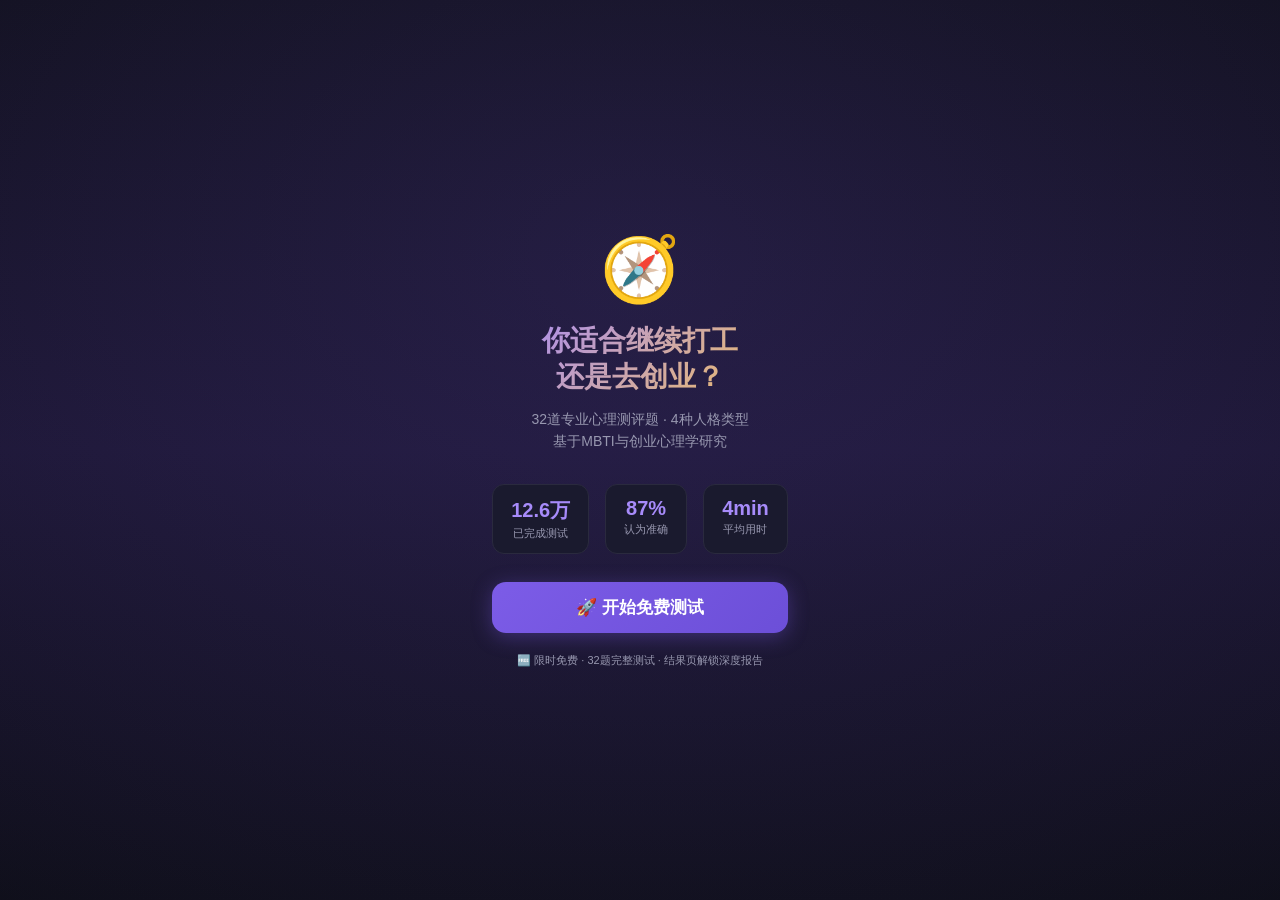
<file: index.html>
<!DOCTYPE html>
<html lang="zh-CN">
<head>
<meta charset="UTF-8">
<meta name="viewport" content="width=device-width, initial-scale=1.0, maximum-scale=1.0, user-scalable=no">
<title>你适合继续打工还是创业？</title>
<link rel="stylesheet" href="style.css">
</head>
<body>

<div id="screen-start" class="screen active">
  <div class="start-content">
    <div class="start-icon">🧭</div>
    <h1 class="start-title">你适合继续打工<br>还是去创业？</h1>
    <p class="start-subtitle">32道专业心理测评题 · 4种人格类型<br>基于MBTI与创业心理学研究</p>
    <div class="start-stats">
      <div class="stat-item"><div class="stat-num">12.6万</div><div class="stat-label">已完成测试</div></div>
      <div class="stat-item"><div class="stat-num">87%</div><div class="stat-label">认为准确</div></div>
      <div class="stat-item"><div class="stat-num">4min</div><div class="stat-label">平均用时</div></div>
    </div>
    <button class="btn btn-primary" onclick="startTest()">🚀 开始免费测试</button>
    <p class="start-footer">🆓 限时免费 · 32题完整测试 · 结果页解锁深度报告</p>
  </div>
</div>

<div id="screen-test" class="screen">
  <div class="test-header">
    <div class="progress-info">
      <span class="progress-count">第 <span id="curQ">1</span> / <span id="totalQ">32</span> 题</span>
      <span style="font-size:12px;color:var(--text2);" id="freeTag">🆓 免费体验</span>
    </div>
    <div class="progress-bar"><div class="progress-fill" id="progressFill" style="width:3%;"></div></div>
  </div>
  <div class="question-num" id="qNum">QUESTION 01</div>
  <div class="question-text" id="qText"></div>
  <div class="options" id="options"></div>
</div>

<div id="screen-result" class="screen">
  <div class="result-card" id="resultCard">
    <div class="result-emoji" id="resultEmoji"></div>
    <div class="result-type" id="resultTypeLabel"></div>
    <h2 class="result-title" id="resultTitle"></h2>
    <p class="result-subtitle" id="resultSubtitle"></p>
    <div class="score-section" id="scoreSection"></div>
    <div class="result-advice">
      <div class="advice-title">💡 给你的建议</div>
      <div class="advice-text" id="adviceText"></div>
    </div>
  </div>
  <div class="result-actions">
    <button class="btn-outline" onclick="restartTest()">🔄 再测一次</button>
    <button class="btn-share" onclick="shareResult()">📤 分享结果</button>
  </div>
  <div class="paywall-banner" id="paywallBanner">
    <div class="pw-title">🔓 限时解锁完整深度报告</div>
    <div class="pw-desc">含职业路径建议 · 适合你的副业TOP3 · 创业风险预警 · 30天行动清单</div>
    <button class="btn-buy" onclick="showPay()">💰 ¥1.99 限时解锁（仅限前500名）</button>
  </div>
  <div class="wechat-banner" id="wechatBanner">
    <div class="wc-icon">💬</div>
    <div class="wc-info">
      <div class="wc-title">🎁 免费领「完整报告 + 30天行动清单」</div>
      <div class="wc-desc">添加微信，回复"职业报告"即可领取</div>
    </div>
    <button class="btn-wc" onclick="copyWechat()">📋 复制微信号</button>
  </div>
</div>

<div id="screen-pay" class="screen">
  <div class="pay-card">
    <div class="pay-icon">🔮</div>
    <h2 class="pay-title">完整深度报告</h2>
    <p class="pay-desc">基于32道题的完整分析，帮你看清职业方向</p>
    <div class="pay-features">
      <div class="pay-feature"><span class="pf-icon">📊</span> 四维度深度解析</div>
      <div class="pay-feature"><span class="pf-icon">🗺️</span> 个性化职业路径建议</div>
      <div class="pay-feature"><span class="pf-icon">⚠️</span> 创业风险预警评估</div>
      <div class="pay-feature"><span class="pf-icon">✅</span> 30天行动清单</div>
      <div class="pay-feature"><span class="pf-icon">💬</span> 社群交流权限</div>
    </div>
    <div class="pay-price"><small>¥</small>1.99</div>
    <div class="pay-original">原价 ¥9.99 · 限时优惠</div>
    <button class="btn-pay" onclick="handlePay()">💰 立即解锁深度报告</button>
    <p class="pay-guarantee">🛡️ 不满意全额退款 · 已有12.6万人解锁</p>
  </div>
</div>

<script src="app.js"></script>
</body>
</html>
</file>
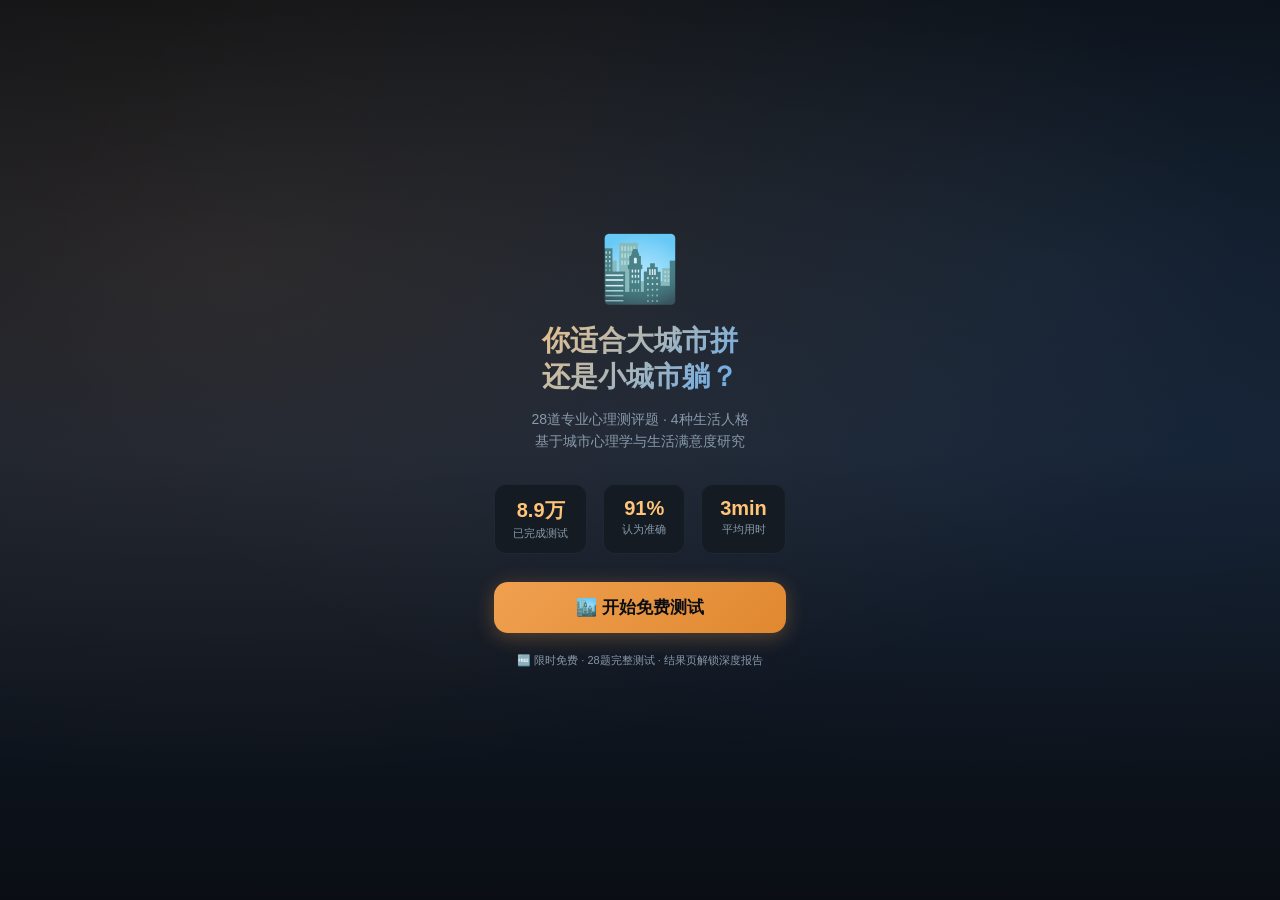
<file: city-choice/index.html>
<!DOCTYPE html>
<html lang="zh-CN">
<head>
<meta charset="UTF-8">
<meta name="viewport" content="width=device-width, initial-scale=1.0, maximum-scale=1.0, user-scalable=no">
<title>你适合大城市拼还是小城市躺？</title>
<style>
:root{--bg:#0a0e14;--card:#141b22;--accent:#f0a050;--accent2:#ffc478;--blue:#4da6ff;--green:#5cdb8b;--text:#e8e8f0;--text2:#8899aa;--pb:#1e2835;--border:#1e2835}
*{margin:0;padding:0;box-sizing:border-box}
body{font-family:-apple-system,BlinkMacSystemFont,"Segoe UI","PingFang SC","Microsoft YaHei",sans-serif;background:var(--bg);color:var(--text);min-height:100vh;overflow-x:hidden}
.screen{display:none;padding:24px 20px;min-height:100vh}
.screen.active{display:flex;flex-direction:column}
#screen-start{align-items:center;justify-content:center;text-align:center;background:linear-gradient(180deg,#0a0e14 0%,#141e2e 50%,#0a0e14 100%);position:relative;overflow:hidden}
#screen-start::before{content:'';position:absolute;top:-50%;left:-30%;width:160%;height:160%;background:radial-gradient(ellipse at 30% 50%,rgba(240,160,80,.12) 0%,transparent 50%),radial-gradient(ellipse at 70% 50%,rgba(77,166,255,.08) 0%,transparent 50%);animation:pulse 5s ease-in-out infinite}
@keyframes pulse{0%,100%{opacity:.5}50%{opacity:1}}
.start-content{position:relative;z-index:1;max-width:360px}
.start-icon{font-size:64px;margin-bottom:16px;animation:float 3s ease-in-out infinite}
@keyframes float{0%,100%{transform:translateY(0)}50%{transform:translateY(-8px)}}
.start-title{font-size:28px;font-weight:800;background:linear-gradient(135deg,var(--accent2),var(--blue));-webkit-background-clip:text;-webkit-text-fill-color:transparent;background-clip:text;margin-bottom:12px;line-height:1.3}
.start-subtitle{font-size:14px;color:var(--text2);margin-bottom:32px;line-height:1.6}
.start-stats{display:flex;gap:16px;justify-content:center;margin-bottom:28px}
.stat-item{background:var(--card);border-radius:12px;padding:12px 18px;border:1px solid var(--border)}
.stat-num{font-size:20px;font-weight:700;color:var(--accent2)}
.stat-label{font-size:11px;color:var(--text2);margin-top:2px}
.btn{display:inline-flex;align-items:center;justify-content:center;gap:8px;border:none;border-radius:14px;font-size:16px;font-weight:600;cursor:pointer;transition:all .2s;padding:14px 36px;font-family:inherit}
.btn:active{transform:scale(.97)}
.btn-primary{background:linear-gradient(135deg,var(--accent),#e08830);color:#0a0e14;box-shadow:0 4px 20px rgba(240,160,80,.3);width:100%;font-size:17px}
.start-footer{font-size:11px;color:var(--text2);margin-top:20px}
#screen-test{background:var(--bg)}
.test-header{position:sticky;top:0;background:var(--bg);padding:16px 0 12px;z-index:10}
.progress-info{display:flex;justify-content:space-between;align-items:center;margin-bottom:10px}
.progress-count{font-size:13px;color:var(--text2)}
.progress-count span{color:var(--accent2);font-weight:700;font-size:16px}
.progress-bar{height:4px;background:var(--pb);border-radius:2px;overflow:hidden}
.progress-fill{height:100%;background:linear-gradient(90deg,var(--accent),var(--blue));border-radius:2px;transition:width .4s ease}
.question-num{font-size:12px;color:var(--accent2);font-weight:600;margin-bottom:16px;letter-spacing:1px}
.question-text{font-size:20px;font-weight:700;line-height:1.5;margin-bottom:28px;color:#fff}
.options{display:flex;flex-direction:column;gap:12px}
.option-btn{display:flex;align-items:center;gap:12px;background:var(--card);border:2px solid var(--border);border-radius:14px;padding:16px;font-size:15px;color:var(--text);cursor:pointer;transition:all .2s;text-align:left;font-family:inherit}
.option-btn:active{transform:scale(.98)}
.option-letter{width:32px;height:32px;border-radius:10px;background:var(--pb);display:flex;align-items:center;justify-content:center;font-weight:700;font-size:14px;flex-shrink:0;color:var(--text2)}
.option-text{flex:1;line-height:1.4}
.encourage-overlay{position:fixed;top:0;left:0;right:0;bottom:0;background:rgba(0,0,0,.7);z-index:100;display:flex;align-items:center;justify-content:center;animation:fadeIn .3s ease}
.encourage-overlay.fadeout{animation:fadeOut .3s ease forwards}
@keyframes fadeIn{from{opacity:0}to{opacity:1}}
@keyframes fadeOut{from{opacity:1}to{opacity:0}}
.encourage-card{background:var(--card);border-radius:20px;padding:32px 24px 24px;max-width:320px;width:90%;text-align:center;border:1px solid var(--border);animation:popIn .4s cubic-bezier(.175,.885,.32,1.275)}
@keyframes popIn{from{transform:scale(.8);opacity:0}to{transform:scale(1);opacity:1}}
.encourage-emoji{font-size:56px;margin-bottom:12px;animation:bounce .6s ease infinite alternate}
@keyframes bounce{from{transform:translateY(0)}to{transform:translateY(-8px)}}
.encourage-msg{font-size:16px;font-weight:700;color:#fff;margin-bottom:8px;line-height:1.5}
.encourage-sub{font-size:13px;color:var(--text2);margin-bottom:20px;line-height:1.6}
.encourage-btn{background:linear-gradient(135deg,var(--accent),#e08830);color:#0a0e14;border:none;border-radius:12px;padding:12px 32px;font-size:15px;font-weight:700;cursor:pointer;font-family:inherit}
.encourage-btn:active{transform:scale(.97)}
#screen-result{align-items:center;padding-top:40px;background:linear-gradient(180deg,#0a0e14 0%,#141e2e 40%,#0a0e14 100%)}
.result-card{width:100%;max-width:380px;background:var(--card);border-radius:20px;padding:32px 24px 24px;border:1px solid var(--border);text-align:center;position:relative;overflow:hidden}
.result-card::before{content:'';position:absolute;top:0;left:0;right:0;height:4px}
.type-bigcity::before{background:linear-gradient(90deg,#4da6ff,#f0a050)}
.type-smallcity::before{background:linear-gradient(90deg,#5cdb8b,#4da6ff)}
.type-balance::before{background:linear-gradient(90deg,#f0a050,#5cdb8b)}
.type-explorer2::before{background:linear-gradient(90deg,#ff6b6b,#f0a050)}
.result-emoji{font-size:72px;margin-bottom:12px}
.result-type{display:inline-block;padding:4px 16px;border-radius:20px;font-size:12px;font-weight:600;margin-bottom:12px}
.type-bigcity .result-type{background:rgba(77,166,255,.15);color:#4da6ff}
.type-smallcity .result-type{background:rgba(92,219,139,.15);color:#5cdb8b}
.type-balance .result-type{background:rgba(240,160,80,.15);color:#f0a050}
.type-explorer2 .result-type{background:rgba(255,107,107,.15);color:#ff6b6b}
.result-title{font-size:24px;font-weight:800;margin-bottom:8px;color:#fff}
.result-subtitle{font-size:14px;color:var(--text2);margin-bottom:24px;line-height:1.5}
.score-section{display:grid;grid-template-columns:1fr 1fr;gap:10px;margin-bottom:24px;text-align:left}
.score-item{background:var(--bg);border-radius:12px;padding:12px}
.score-label{font-size:11px;color:var(--text2);margin-bottom:4px}
.score-bar-wrap{height:6px;background:var(--pb);border-radius:3px;overflow:hidden;margin-bottom:4px}
.score-bar-fill{height:100%;border-radius:3px;transition:width 1s ease}
.score-bar-fill.ambition{background:linear-gradient(90deg,#4da6ff,#f0a050)}
.score-bar-fill.comfort{background:linear-gradient(90deg,#5cdb8b,#4da6ff)}
.score-bar-fill.adapt{background:linear-gradient(90deg,#f0a050,#ff6b6b)}
.score-bar-fill.connect{background:linear-gradient(90deg,#ffc478,#5cdb8b)}
.score-val{font-size:12px;font-weight:700;color:var(--text)}
.result-advice{background:var(--bg);border-radius:14px;padding:18px;text-align:left;margin-bottom:20px}
.advice-title{font-size:13px;font-weight:700;color:var(--accent2);margin-bottom:8px}
.advice-text{font-size:13px;color:var(--text2);line-height:1.7}
.result-actions{display:flex;gap:10px;width:100%;max-width:380px;margin-top:16px}
.btn-outline{flex:1;background:transparent;border:2px solid var(--border);color:var(--text);padding:12px;border-radius:14px;font-size:14px;font-weight:600;cursor:pointer;font-family:inherit}
.btn-outline:active{background:var(--card)}
.btn-share{flex:1;background:linear-gradient(135deg,var(--accent),#e08830);color:#0a0e14;padding:12px;border-radius:14px;font-size:14px;font-weight:600;border:none;cursor:pointer;font-family:inherit}
.paywall-banner{width:100%;max-width:380px;margin-top:20px;background:linear-gradient(135deg,rgba(240,160,80,.08),rgba(77,166,255,.08));border:1px solid rgba(240,160,80,.2);border-radius:14px;padding:16px;text-align:center}
.pw-title{font-size:15px;font-weight:700;color:var(--accent2);margin-bottom:6px}
.pw-desc{font-size:12px;color:var(--text2);margin-bottom:12px}
.btn-buy{display:inline-flex;align-items:center;gap:6px;background:linear-gradient(135deg,var(--accent),#e08830);color:#0a0e14;border:none;border-radius:12px;padding:10px 24px;font-size:14px;font-weight:700;cursor:pointer;font-family:inherit}
.wechat-banner{width:100%;max-width:380px;margin-top:14px;background:linear-gradient(135deg,rgba(92,219,139,.06),rgba(77,166,255,.06));border:1px solid rgba(92,219,139,.18);border-radius:14px;padding:14px 16px;display:flex;align-items:center;gap:12px}
.wc-icon{font-size:28px;flex-shrink:0}
.wc-info{flex:1;min-width:0}
.wc-title{font-size:13px;font-weight:700;color:#5cdb8b;margin-bottom:3px}
.wc-desc{font-size:11px;color:var(--text2)}
.btn-wc{flex-shrink:0;background:rgba(92,219,139,.12);color:#5cdb8b;border:1px solid rgba(92,219,139,.25);border-radius:10px;padding:8px 14px;font-size:12px;font-weight:600;cursor:pointer;font-family:inherit;white-space:nowrap}
#screen-pay{align-items:center;justify-content:center;text-align:center;background:linear-gradient(180deg,#0a0e14 0%,#141e2e 50%,#0a0e14 100%)}
.pay-card{width:100%;max-width:340px;background:var(--card);border-radius:20px;padding:36px 24px 28px;border:1px solid var(--border)}
.pay-icon{font-size:56px;margin-bottom:16px}
.pay-title{font-size:22px;font-weight:800;color:#fff;margin-bottom:8px}
.pay-desc{font-size:13px;color:var(--text2);margin-bottom:24px;line-height:1.6}
.pay-features{text-align:left;margin-bottom:24px}
.pay-feature{display:flex;align-items:center;gap:10px;padding:10px 0;font-size:14px;color:var(--text);border-bottom:1px solid var(--border)}
.pay-feature:last-child{border-bottom:none}
.pf-icon{font-size:18px}
.pay-price{font-size:36px;font-weight:800;color:var(--accent2);margin-bottom:4px}
.pay-price small{font-size:16px;font-weight:500}
.pay-original{font-size:13px;color:var(--text2);text-decoration:line-through;margin-bottom:20px}
.btn-pay{width:100%;background:linear-gradient(135deg,var(--accent),#e08830);color:#0a0e14;border:none;border-radius:14px;padding:14px;font-size:16px;font-weight:700;cursor:pointer;font-family:inherit;margin-bottom:8px}
.pay-guarantee{font-size:11px;color:var(--text2)}
.hidden{display:none!important}
.toast{position:fixed;top:50%;left:50%;transform:translate(-50%,-50%);background:rgba(0,0,0,.85);color:#fff;padding:12px 24px;border-radius:10px;font-size:14px;z-index:999;animation:toastIn .3s ease;pointer-events:none}
@keyframes toastIn{from{opacity:0;transform:translate(-50%,-50%) scale(.9)}to{opacity:1;transform:translate(-50%,-50%) scale(1)}}
</style>
</head>
<body>
<div id="screen-start" class="screen active">
  <div class="start-content">
    <div class="start-icon">🏙️</div>
    <h1 class="start-title">你适合大城市拼<br>还是小城市躺？</h1>
    <p class="start-subtitle">28道专业心理测评题 · 4种生活人格<br>基于城市心理学与生活满意度研究</p>
    <div class="start-stats">
      <div class="stat-item"><div class="stat-num">8.9万</div><div class="stat-label">已完成测试</div></div>
      <div class="stat-item"><div class="stat-num">91%</div><div class="stat-label">认为准确</div></div>
      <div class="stat-item"><div class="stat-num">3min</div><div class="stat-label">平均用时</div></div>
    </div>
    <button class="btn btn-primary" onclick="startTest()">🏙️ 开始免费测试</button>
    <p class="start-footer">🆓 限时免费 · 28题完整测试 · 结果页解锁深度报告</p>
  </div>
</div>
<div id="screen-test" class="screen">
  <div class="test-header">
    <div class="progress-info">
      <span class="progress-count">第 <span id="curQ">1</span> / <span id="totalQ">28</span> 题</span>
      <span style="font-size:12px;color:#5cdb8b;" id="freeTag">🆓 限时免费</span>
    </div>
    <div class="progress-bar"><div class="progress-fill" id="progressFill" style="width:3%;"></div></div>
  </div>
  <div class="question-num" id="qNum">QUESTION 01</div>
  <div class="question-text" id="qText"></div>
  <div class="options" id="options"></div>
</div>
<div id="screen-result" class="screen">
  <div class="result-card" id="resultCard">
    <div class="result-emoji" id="resultEmoji"></div>
    <div class="result-type" id="resultTypeLabel"></div>
    <h2 class="result-title" id="resultTitle"></h2>
    <p class="result-subtitle" id="resultSubtitle"></p>
    <div class="score-section" id="scoreSection"></div>
    <div class="result-advice">
      <div class="advice-title">💡 给你的建议</div>
      <div class="advice-text" id="adviceText"></div>
    </div>
  </div>
  <div class="result-actions">
    <button class="btn-outline" onclick="restartTest()">🔄 再测一次</button>
    <button class="btn-share" onclick="shareResult()">📤 分享结果</button>
  </div>
  <div class="paywall-banner" id="paywallBanner">
    <div class="pw-title">🔓 限时解锁完整深度报告</div>
    <div class="pw-desc">含城市选择建议 · 适合你的城市TOP3 · 生活成本分析 · 30天迁徙清单</div>
    <button class="btn-buy" onclick="showPay()">💰 ¥1.99 限时解锁（仅限前500名）</button>
  </div>
  <div class="wechat-banner" id="wechatBanner">
    <div class="wc-icon">💬</div>
    <div class="wc-info">
      <div class="wc-title">🎁 免费领「完整报告 + 城市选择指南」</div>
      <div class="wc-desc">添加微信，回复"城市报告"即可领取</div>
    </div>
    <button class="btn-wc" onclick="copyWechat()">📋 复制微信号</button>
  </div>
</div>
<div id="screen-pay" class="screen">
  <div class="pay-card">
    <div class="pay-icon">🗺️</div>
    <h2 class="pay-title">完整深度报告</h2>
    <p class="pay-desc">基于28道题的完整分析，帮你找到最适合的城市</p>
    <div class="pay-features">
      <div class="pay-feature"><span class="pf-icon">🏙️</span> 适合你的城市类型分析</div>
      <div class="pay-feature"><span class="pf-icon">📍</span> 推荐城市TOP3 + 详细解读</div>
      <div class="pay-feature"><span class="pf-icon">💰</span> 生活成本与收入对比</div>
      <div class="pay-feature"><span class="pf-icon">📋</span> 30天城市迁徙行动清单</div>
      <div class="pay-feature"><span class="pf-icon">💬</span> 同类型人群社群</div>
    </div>
    <div class="pay-price"><small>¥</small>1.99</div>
    <div class="pay-original">原价 ¥9.99 · 限时优惠</div>
    <button class="btn-pay" onclick="handlePay()">💰 立即解锁深度报告</button>
    <p class="pay-guarantee">🛡️ 不满意全额退款 · 已有8.9万人解锁</p>
  </div>
</div>
<script src="app.js"></script>
</body>
</html>
</file>
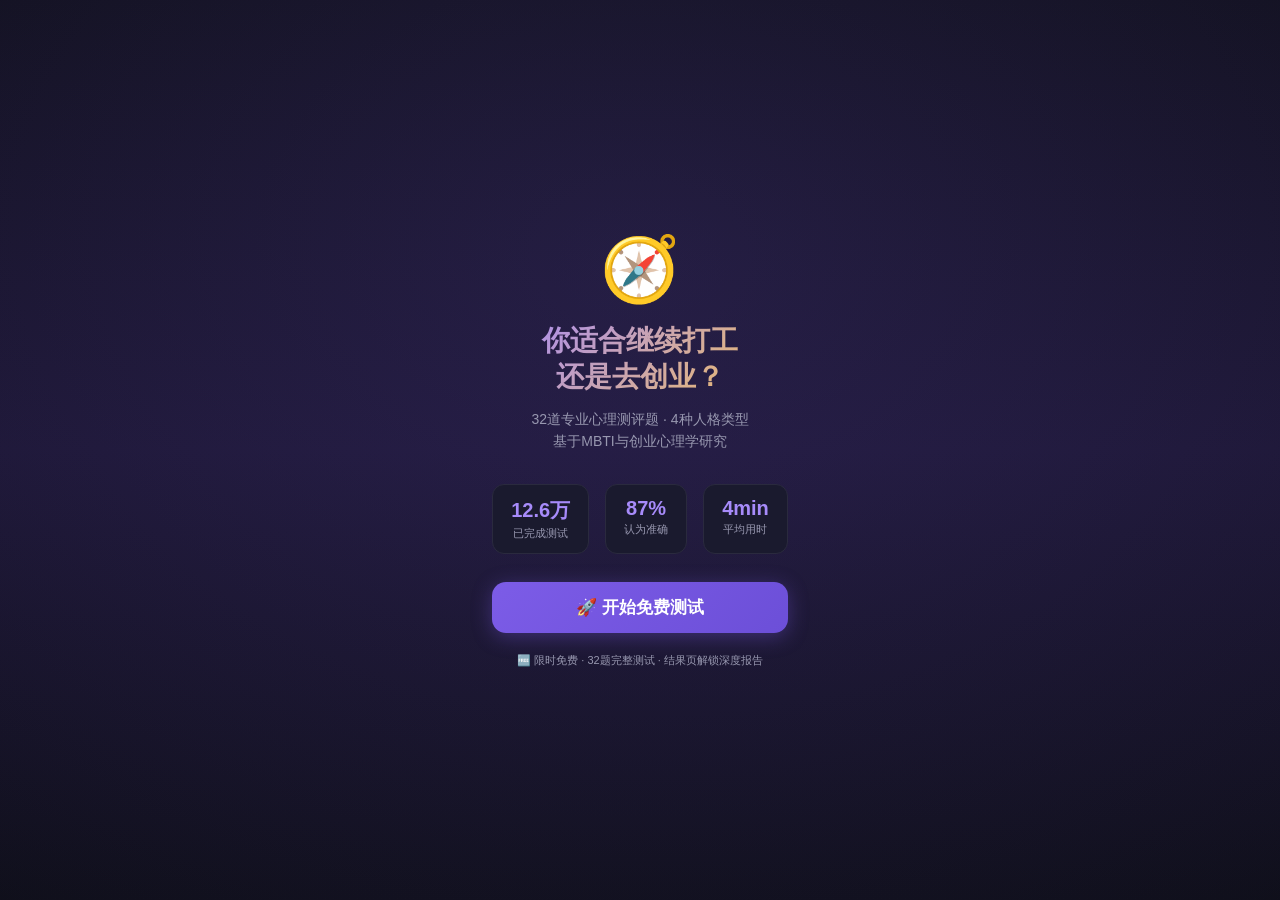
<file: standalone.html>
<!DOCTYPE html>
<html lang="zh-CN">
<head>
<meta charset="UTF-8">
<meta name="viewport" content="width=device-width, initial-scale=1.0, maximum-scale=1.0, user-scalable=no">
<title>你适合继续打工还是创业？</title>
<style>
:root{--bg:#0f0f1a;--card:#1a1a2e;--accent:#7c5ce7;--accent2:#a78bfa;--gold:#f0c060;--text:#e8e8f0;--text2:#9898b0;--pb:#2a2a3e;--border:#2a2a3e}
*{margin:0;padding:0;box-sizing:border-box}
body{font-family:-apple-system,BlinkMacSystemFont,"Segoe UI","PingFang SC","Microsoft YaHei",sans-serif;background:var(--bg);color:var(--text);min-height:100vh;overflow-x:hidden}
.screen{display:none;padding:24px 20px;min-height:100vh}
.screen.active{display:flex;flex-direction:column}
#screen-start{align-items:center;justify-content:center;text-align:center;background:linear-gradient(180deg,#0f0f1a 0%,#1a1530 50%,#0f0f1a 100%);position:relative;overflow:hidden}
#screen-start::before{content:'';position:absolute;top:-60%;left:-40%;width:180%;height:180%;background:radial-gradient(ellipse at center,rgba(124,92,231,0.15) 0%,transparent 70%);animation:pulse 4s ease-in-out infinite}
@keyframes pulse{0%,100%{transform:scale(1);opacity:.5}50%{transform:scale(1.08);opacity:.8}}
.start-content{position:relative;z-index:1;max-width:360px}
.start-icon{font-size:64px;margin-bottom:16px;animation:float 3s ease-in-out infinite}
@keyframes float{0%,100%{transform:translateY(0)}50%{transform:translateY(-8px)}}
.start-title{font-size:28px;font-weight:800;background:linear-gradient(135deg,var(--accent2),var(--gold));-webkit-background-clip:text;-webkit-text-fill-color:transparent;background-clip:text;margin-bottom:12px;line-height:1.3}
.start-subtitle{font-size:14px;color:var(--text2);margin-bottom:32px;line-height:1.6}
.start-stats{display:flex;gap:16px;justify-content:center;margin-bottom:28px}
.stat-item{background:var(--card);border-radius:12px;padding:12px 18px;border:1px solid var(--border)}
.stat-num{font-size:20px;font-weight:700;color:var(--accent2)}
.stat-label{font-size:11px;color:var(--text2);margin-top:2px}
.btn{display:inline-flex;align-items:center;justify-content:center;gap:8px;border:none;border-radius:14px;font-size:16px;font-weight:600;cursor:pointer;transition:all .2s;padding:14px 36px;font-family:inherit}
.btn:active{transform:scale(.97)}
.btn-primary{background:linear-gradient(135deg,var(--accent),#6c4fd8);color:#fff;box-shadow:0 4px 20px rgba(124,92,231,.35);width:100%;font-size:17px}
.start-footer{font-size:11px;color:var(--text2);margin-top:20px}
#screen-test{background:var(--bg)}
.test-header{position:sticky;top:0;background:var(--bg);padding:16px 0 12px;z-index:10}
.progress-info{display:flex;justify-content:space-between;align-items:center;margin-bottom:10px}
.progress-count{font-size:13px;color:var(--text2)}
.progress-count span{color:var(--accent2);font-weight:700;font-size:16px}
.progress-bar{height:4px;background:var(--pb);border-radius:2px;overflow:hidden}
.progress-fill{height:100%;background:linear-gradient(90deg,var(--accent),var(--accent2));border-radius:2px;transition:width .4s ease}
.question-num{font-size:12px;color:var(--accent2);font-weight:600;margin-bottom:16px;letter-spacing:1px}
.question-text{font-size:20px;font-weight:700;line-height:1.5;margin-bottom:28px;color:#fff}
.options{display:flex;flex-direction:column;gap:12px}
.option-btn{display:flex;align-items:center;gap:12px;background:var(--card);border:2px solid var(--border);border-radius:14px;padding:16px;font-size:15px;color:var(--text);cursor:pointer;transition:all .2s;text-align:left;font-family:inherit}
.option-btn:active{transform:scale(.98)}
.option-letter{width:32px;height:32px;border-radius:10px;background:var(--pb);display:flex;align-items:center;justify-content:center;font-weight:700;font-size:14px;flex-shrink:0;color:var(--text2)}
.option-text{flex:1;line-height:1.4}
#screen-result{align-items:center;padding-top:40px;background:linear-gradient(180deg,#0f0f1a 0%,#1a1530 40%,#0f0f1a 100%)}
.result-card{width:100%;max-width:380px;background:var(--card);border-radius:20px;padding:32px 24px 24px;border:1px solid var(--border);text-align:center;position:relative;overflow:hidden}
.result-card::before{content:'';position:absolute;top:0;left:0;right:0;height:4px}
.type-entrepreneur::before{background:linear-gradient(90deg,#f0c060,#e74c3c)}
.type-corporate::before{background:linear-gradient(90deg,#3498db,#7c5ce7)}
.type-freelancer::before{background:linear-gradient(90deg,#2ecc71,#27ae60)}
.type-explorer::before{background:linear-gradient(90deg,#f39c12,#e67e22)}
.result-emoji{font-size:72px;margin-bottom:12px}
.result-type{display:inline-block;padding:4px 16px;border-radius:20px;font-size:12px;font-weight:600;margin-bottom:12px}
.type-entrepreneur .result-type{background:rgba(240,192,96,.15);color:var(--gold)}
.type-corporate .result-type{background:rgba(52,152,219,.15);color:#3498db}
.type-freelancer .result-type{background:rgba(46,204,113,.15);color:#2ecc71}
.type-explorer .result-type{background:rgba(243,156,18,.15);color:#f39c12}
.result-title{font-size:24px;font-weight:800;margin-bottom:8px;color:#fff}
.result-subtitle{font-size:14px;color:var(--text2);margin-bottom:24px;line-height:1.5}
.score-section{display:grid;grid-template-columns:1fr 1fr;gap:10px;margin-bottom:24px;text-align:left}
.score-item{background:var(--bg);border-radius:12px;padding:12px}
.score-label{font-size:11px;color:var(--text2);margin-bottom:4px}
.score-bar-wrap{height:6px;background:var(--pb);border-radius:3px;overflow:hidden;margin-bottom:4px}
.score-bar-fill{height:100%;border-radius:3px;transition:width 1s ease}
.score-bar-fill.risk{background:linear-gradient(90deg,#e74c3c,#f0c060)}
.score-bar-fill.create{background:linear-gradient(90deg,#7c5ce7,#a78bfa)}
.score-bar-fill.lead{background:linear-gradient(90deg,#3498db,#2ecc71)}
.score-bar-fill.free{background:linear-gradient(90deg,#f39c12,#e67e22)}
.score-val{font-size:12px;font-weight:700;color:var(--text)}
.result-advice{background:var(--bg);border-radius:14px;padding:18px;text-align:left;margin-bottom:20px}
.advice-title{font-size:13px;font-weight:700;color:var(--accent2);margin-bottom:8px}
.advice-text{font-size:13px;color:var(--text2);line-height:1.7}
.result-actions{display:flex;gap:10px;width:100%;max-width:380px;margin-top:16px}
.btn-outline{flex:1;background:transparent;border:2px solid var(--border);color:var(--text);padding:12px;border-radius:14px;font-size:14px;font-weight:600;cursor:pointer;font-family:inherit}
.btn-outline:active{background:var(--card)}
.btn-share{flex:1;background:linear-gradient(135deg,var(--accent),#6c4fd8);color:#fff;padding:12px;border-radius:14px;font-size:14px;font-weight:600;border:none;cursor:pointer;font-family:inherit}
.btn-share:active{transform:scale(.97)}
.paywall-banner{width:100%;max-width:380px;margin-top:20px;background:linear-gradient(135deg,rgba(124,92,231,.1),rgba(240,192,96,.1));border:1px solid rgba(124,92,231,.25);border-radius:14px;padding:16px;text-align:center}
.pw-title{font-size:15px;font-weight:700;color:var(--gold);margin-bottom:6px}
.pw-desc{font-size:12px;color:var(--text2);margin-bottom:12px}
.btn-buy{display:inline-flex;align-items:center;gap:6px;background:linear-gradient(135deg,var(--gold),#d4a030);color:#1a1a2e;border:none;border-radius:12px;padding:10px 24px;font-size:14px;font-weight:700;cursor:pointer;font-family:inherit}
.btn-buy:active{transform:scale(.97)}
#screen-pay{align-items:center;justify-content:center;text-align:center;background:linear-gradient(180deg,#0f0f1a 0%,#1a1530 50%,#0f0f1a 100%)}
.pay-card{width:100%;max-width:340px;background:var(--card);border-radius:20px;padding:36px 24px 28px;border:1px solid var(--border)}
.pay-icon{font-size:56px;margin-bottom:16px}
.pay-title{font-size:22px;font-weight:800;color:#fff;margin-bottom:8px}
.pay-desc{font-size:13px;color:var(--text2);margin-bottom:24px;line-height:1.6}
.pay-features{text-align:left;margin-bottom:24px}
.pay-feature{display:flex;align-items:center;gap:10px;padding:10px 0;font-size:14px;color:var(--text);border-bottom:1px solid var(--border)}
.pay-feature:last-child{border-bottom:none}
.pf-icon{font-size:18px}
.pay-price{font-size:36px;font-weight:800;color:var(--gold);margin-bottom:4px}
.pay-price small{font-size:16px;font-weight:500}
.pay-original{font-size:13px;color:var(--text2);text-decoration:line-through;margin-bottom:20px}
.btn-pay{width:100%;background:linear-gradient(135deg,var(--gold),#d4a030);color:#1a1a2e;border:none;border-radius:14px;padding:14px;font-size:16px;font-weight:700;cursor:pointer;font-family:inherit;margin-bottom:8px}
.btn-pay:active{transform:scale(.97)}
.pay-guarantee{font-size:11px;color:var(--text2)}
.hidden{display:none!important}
.wechat-banner{width:100%;max-width:380px;margin-top:14px;background:linear-gradient(135deg,rgba(46,204,113,.08),rgba(39,174,96,.08));border:1px solid rgba(46,204,113,.2);border-radius:14px;padding:14px 16px;display:flex;align-items:center;gap:12px}
.wc-icon{font-size:28px;flex-shrink:0}
.wc-info{flex:1;min-width:0}
.wc-title{font-size:13px;font-weight:700;color:#2ecc71;margin-bottom:3px}
.wc-desc{font-size:11px;color:var(--text2)}
.btn-wc{flex-shrink:0;background:rgba(46,204,113,.15);color:#2ecc71;border:1px solid rgba(46,204,113,.3);border-radius:10px;padding:8px 14px;font-size:12px;font-weight:600;cursor:pointer;font-family:inherit;white-space:nowrap}
.btn-wc:active{background:rgba(46,204,113,.25)}
.toast{position:fixed;top:50%;left:50%;transform:translate(-50%,-50%);background:rgba(0,0,0,.85);color:#fff;padding:12px 24px;border-radius:10px;font-size:14px;z-index:999;animation:toastIn .3s ease;pointer-events:none}
@keyframes toastIn{from{opacity:0;transform:translate(-50%,-50%) scale(.9)}to{opacity:1;transform:translate(-50%,-50%) scale(1)}}

</style>
</head>
<body>

<div id="screen-start" class="screen active">
  <div class="start-content">
    <div class="start-icon">🧭</div>
    <h1 class="start-title">你适合继续打工<br>还是去创业？</h1>
    <p class="start-subtitle">32道专业心理测评题 · 4种人格类型<br>基于MBTI与创业心理学研究</p>
    <div class="start-stats">
      <div class="stat-item"><div class="stat-num">12.6万</div><div class="stat-label">已完成测试</div></div>
      <div class="stat-item"><div class="stat-num">87%</div><div class="stat-label">认为准确</div></div>
      <div class="stat-item"><div class="stat-num">4min</div><div class="stat-label">平均用时</div></div>
    </div>
    <button class="btn btn-primary" onclick="startTest()">🚀 开始免费测试</button>
    <p class="start-footer">🆓 限时免费 · 32题完整测试 · 结果页解锁深度报告</p>
  </div>
</div>

<div id="screen-test" class="screen">
  <div class="test-header">
    <div class="progress-info">
      <span class="progress-count">第 <span id="curQ">1</span> / <span id="totalQ">32</span> 题</span>
      <span style="font-size:12px;color:var(--text2);" id="freeTag">🆓 免费体验</span>
    </div>
    <div class="progress-bar"><div class="progress-fill" id="progressFill" style="width:3%;"></div></div>
  </div>
  <div class="question-num" id="qNum">QUESTION 01</div>
  <div class="question-text" id="qText"></div>
  <div class="options" id="options"></div>
</div>

<div id="screen-result" class="screen">
  <div class="result-card" id="resultCard">
    <div class="result-emoji" id="resultEmoji"></div>
    <div class="result-type" id="resultTypeLabel"></div>
    <h2 class="result-title" id="resultTitle"></h2>
    <p class="result-subtitle" id="resultSubtitle"></p>
    <div class="score-section" id="scoreSection"></div>
    <div class="result-advice">
      <div class="advice-title">💡 给你的建议</div>
      <div class="advice-text" id="adviceText"></div>
    </div>
  </div>
  <div class="result-actions">
    <button class="btn-outline" onclick="restartTest()">🔄 再测一次</button>
    <button class="btn-share" onclick="shareResult()">📤 分享结果</button>
  </div>
  <div class="paywall-banner" id="paywallBanner">
    <div class="pw-title">🔓 限时解锁完整深度报告</div>
    <div class="pw-desc">含职业路径建议 · 适合你的副业TOP3 · 创业风险预警 · 30天行动清单</div>
    <button class="btn-buy" onclick="showPay()">💰 ¥1.99 限时解锁（仅限前500名）</button>
  </div>
  <div class="wechat-banner" id="wechatBanner">
    <div class="wc-icon">💬</div>
    <div class="wc-info">
      <div class="wc-title">🎁 免费领「完整报告 + 30天行动清单」</div>
      <div class="wc-desc">添加微信，回复"职业报告"即可领取</div>
    </div>
    <button class="btn-wc" onclick="copyWechat()">📋 复制微信号</button>
  </div>
</div>

<div id="screen-pay" class="screen">
  <div class="pay-card">
    <div class="pay-icon">🔮</div>
    <h2 class="pay-title">完整深度报告</h2>
    <p class="pay-desc">基于32道题的完整分析，帮你看清职业方向</p>
    <div class="pay-features">
      <div class="pay-feature"><span class="pf-icon">📊</span> 四维度深度解析</div>
      <div class="pay-feature"><span class="pf-icon">🗺️</span> 个性化职业路径建议</div>
      <div class="pay-feature"><span class="pf-icon">⚠️</span> 创业风险预警评估</div>
      <div class="pay-feature"><span class="pf-icon">✅</span> 30天行动清单</div>
      <div class="pay-feature"><span class="pf-icon">💬</span> 社群交流权限</div>
    </div>
    <div class="pay-price"><small>¥</small>1.99</div>
    <div class="pay-original">原价 ¥9.99 · 限时优惠</div>
    <button class="btn-pay" onclick="handlePay()">💰 立即解锁深度报告</button>
    <p class="pay-guarantee">🛡️ 不满意全额退款 · 已有12.6万人解锁</p>
  </div>
</div>

<script>
// 心理测试 - 你适合继续打工还是创业？
// 32题 · 4维度 · 4种结果类型

// ========== 题库 ==========
var Q = [
  // 冒险倾向 (8题, Q1-Q8)
  { t:"面对一个高风险但可能高回报的机会，你的第一反应是？", o:[
    { l:"A", x:"兴奋，仔细评估后可能行动", tr:"risk", s:4 },
    { l:"B", x:"谨慎，更倾向稳健的选择", tr:"risk", s:1 }
  ]},
  { t:"你是否愿意为了创业放弃稳定的工资收入？", o:[
    { l:"A", x:"如果有足够积蓄和明确计划，愿意", tr:"risk", s:4 },
    { l:"B", x:"很难接受没有固定收入的生活", tr:"risk", s:1 }
  ]},
  { t:"朋友形容你时，更接近哪个词？", o:[
    { l:"A", x:"冒险家", tr:"risk", s:4 },
    { l:"B", x:"规划师", tr:"risk", s:1 }
  ]},
  { t:"投资时你更偏好？", o:[
    { l:"A", x:"高成长性但波动大的标的", tr:"risk", s:4 },
    { l:"B", x:"稳定分红、低波动的标的", tr:"risk", s:1 }
  ]},
  { t:"面对未知领域，你的态度是？", o:[
    { l:"A", x:"跃跃欲试，边做边学", tr:"risk", s:4 },
    { l:"B", x:"先充分调研再做决定", tr:"risk", s:1 }
  ]},
  { t:'你如何看待"失败"？', o:[
    { l:"A", x:"失败是必经之路，快速试错", tr:"risk", s:4 },
    { l:"B", x:"尽量规避失败，追求稳妥", tr:"risk", s:1 }
  ]},
  { t:"如果有一个创业想法，你会？", o:[
    { l:"A", x:"马上做最小原型验证", tr:"risk", s:4 },
    { l:"B", x:"先写完整商业计划书", tr:"risk", s:1 }
  ]},
  { t:'你对"稳定"这个词的感受是？', o:[
    { l:"A", x:"有点无聊，意味着停滞", tr:"risk", s:4 },
    { l:"B", x:"让人安心，是生活的基础", tr:"risk", s:1 }
  ]},
  // 创造力 (8题, Q9-Q16)
  { t:"遇到问题时，你更倾向于？", o:[
    { l:"A", x:"自己想新办法解决", tr:"create", s:4 },
    { l:"B", x:"参考已有的成熟方案", tr:"create", s:1 }
  ]},
  { t:"在工作中，你更喜欢？", o:[
    { l:"A", x:"从0到1搭建新项目", tr:"create", s:4 },
    { l:"B", x:"在成熟体系里优化迭代", tr:"create", s:1 }
  ]},
  { t:"你的桌面/房间通常是？", o:[
    { l:"A", x:"有创意但有点乱", tr:"create", s:4 },
    { l:"B", x:"整洁有序", tr:"create", s:1 }
  ]},
  { t:"开会时你更常扮演什么角色？", o:[
    { l:"A", x:"提新点子的人", tr:"create", s:4 },
    { l:"B", x:"梳理逻辑、做总结的人", tr:"create", s:1 }
  ]},
  { t:"你如何看待规则和流程？", o:[
    { l:"A", x:"必要的框架，但可以打破", tr:"create", s:4 },
    { l:"B", x:"保证效率的基础，应当遵守", tr:"create", s:1 }
  ]},
  { t:"空闲时你更可能做什么？", o:[
    { l:"A", x:"捣鼓新想法或副业项目", tr:"create", s:4 },
    { l:"B", x:"看书学习或陪伴家人", tr:"create", s:1 }
  ]},
  { t:"你更欣赏哪种人？", o:[
    { l:"A", x:"天马行空但能落地的创新者", tr:"create", s:4 },
    { l:"B", x:"踏实可靠、执行力强的专家", tr:"create", s:1 }
  ]},
  { t:"做决策时，你更依赖？", o:[
    { l:"A", x:"直觉和灵感", tr:"create", s:4 },
    { l:"B", x:"数据和逻辑分析", tr:"create", s:1 }
  ]},
  // 领导力 (8题, Q17-Q24)
  { t:"团队项目中，你通常？", o:[
    { l:"A", x:"自然成为主导者", tr:"lead", s:4 },
    { l:"B", x:"做好自己的分工", tr:"lead", s:1 }
  ]},
  { t:"面对意见分歧，你会？", o:[
    { l:"A", x:"坚持自己观点，说服他人", tr:"lead", s:4 },
    { l:"B", x:"寻求共识，愿意妥协", tr:"lead", s:1 }
  ]},
  { t:'你如何看待"管理他人"？', o:[
    { l:"A", x:"很有成就感，乐于培养团队", tr:"lead", s:4 },
    { l:"B", x:"挺累的，更想管好自己", tr:"lead", s:1 }
  ]},
  { t:"压力大的时候，你通常？", o:[
    { l:"A", x:"越压越勇，激发斗志", tr:"lead", s:4 },
    { l:"B", x:"需要时间消化和调整", tr:"lead", s:1 }
  ]},
  { t:'你对"不确定性"的容忍度？', o:[
    { l:"A", x:"很高，不确定性意味着机会", tr:"lead", s:4 },
    { l:"B", x:"较低，希望有清晰的路径", tr:"lead", s:1 }
  ]},
  { t:"做重要决定时，你更相信？", o:[
    { l:"A", x:"自己的判断", tr:"lead", s:4 },
    { l:"B", x:"多方咨询后的综合意见", tr:"lead", s:1 }
  ]},
  { t:'你对"权力"的态度？', o:[
    { l:"A", x:"权力意味着责任和影响力", tr:"lead", s:4 },
    { l:"B", x:"对权力没有特别的追求", tr:"lead", s:1 }
  ]},
  { t:"面对竞争对手，你的心态是？", o:[
    { l:"A", x:"兴奋，竞争让人进步", tr:"lead", s:4 },
    { l:"B", x:"保持距离，专注自身", tr:"lead", s:1 }
  ]},
  // 自由渴望 (8题, Q25-Q32)
  { t:"你对朝九晚五的看法？", o:[
    { l:"A", x:"束缚创造力，想逃离", tr:"free", s:4 },
    { l:"B", x:"挺好的，规律让人安心", tr:"free", s:1 }
  ]},
  { t:"理想的工作方式是？", o:[
    { l:"A", x:"自主安排时间和地点", tr:"free", s:4 },
    { l:"B", x:"有明确分工和协作环境", tr:"free", s:1 }
  ]},
  { t:'你如何看待"老板"这个角色？', o:[
    { l:"A", x:"希望自己成为老板", tr:"free", s:4 },
    { l:"B", x:"好的老板是导师，愿意追随", tr:"free", s:1 }
  ]},
  { t:"如果财务自由了，你会？", o:[
    { l:"A", x:"继续折腾新项目", tr:"free", s:4 },
    { l:"B", x:"享受生活，做喜欢的事", tr:"free", s:1 }
  ]},
  { t:'你对"打工"这个词的感受？', o:[
    { l:"A", x:"有点负面，像是被限制", tr:"free", s:4 },
    { l:"B", x:"中性词，是一种选择", tr:"free", s:1 }
  ]},
  { t:"被安排任务时，你的反应？", o:[
    { l:"A", x:"先质疑必要性，再决定怎么做", tr:"free", s:4 },
    { l:"B", x:"理解目标后高效执行", tr:"free", s:1 }
  ]},
  { t:"你理想的一天是怎样的？", o:[
    { l:"A", x:"没有固定安排，跟随灵感", tr:"free", s:4 },
    { l:"B", x:"有明确计划，高效完成任务", tr:"free", s:1 }
  ]},
  { t:"回顾你的职业生涯，你更骄傲于？", o:[
    { l:"A", x:"自己独立完成的项目", tr:"free", s:4 },
    { l:"B", x:"在团队中创造的价值", tr:"free", s:1 }
  ]}
];

// ========== 结果类型 ==========
var R = {
  entrepreneur: {
    em:"🚀", lb:"天生创业者",
    ti:"你骨子里流着创业的血",
    su:"冒险精神、创造力、领导力三项全能，打工对你来说只是暂时的修炼场。",
    ad:"你已经具备创业的核心特质，缺的可能只是一个对的时机和方向。建议从副业开始验证想法，不要裸辞。找到第一个付费客户比完美的BP重要100倍。",
    cl:"type-entrepreneur"
  },
  corporate: {
    em:"🏢", lb:"职场精英",
    ti:"大平台才是你的主场",
    su:"你善于在体系内发挥影响力，稳定的环境和清晰的晋升路径更适合你。",
    ad:"你的优势在于组织内的资源整合和团队协作。不必羡慕创业者，大厂高管的影响力不亚于小公司老板。建议选择高成长性公司，用期权分享企业增长红利。",
    cl:"type-corporate"
  },
  freelancer: {
    em:"🎨", lb:"自由创作者",
    ti:"你适合走自由职业之路",
    su:"你渴望自由但不喜欢管人，用专业技能独立变现是最适合你的路径。",
    ad:"你不一定需要「创业」，自由职业可能是更好的选择。聚焦一个高价值技能，打造个人品牌，用作品吸引客户。从接单平台起步，逐步建立自己的客户池。",
    cl:"type-freelancer"
  },
  explorer: {
    em:"🔍", lb:"探索者",
    ti:"你正处在职业转型期",
    su:"你对现状不太满意，但还没找到明确方向，探索本身就是答案的一部分。",
    ad:"你内心有改变的火苗，但还没烧成大火。建议先利用业余时间多尝试不同方向，和各行各业的创业者聊聊，找到那个让你「睡不着觉也想做」的事。",
    cl:"type-explorer"
  }
};

// ========== 状态 ==========
var cur = 0, sc = { risk:0, create:0, lead:0, free:0 }, ans = [], paid = false;

function $(id) { return document.getElementById(id); }

function show(id) {
  document.querySelectorAll('.screen').forEach(function(s) { s.classList.remove('active'); });
  $(id).classList.add('active');
}

function toast(msg) {
  var el = document.createElement('div');
  el.className = 'toast';
  el.textContent = msg;
  document.body.appendChild(el);
  setTimeout(function() { el.remove(); }, 2000);
}

// ========== 测试流程 ==========
function startTest() {
  cur = 0; sc = { risk:0, create:0, lead:0, free:0 }; ans = []; paid = false;
  show('screen-test');
  renderQ();
}

function renderQ() {
  if (cur >= Q.length) { showResult(); return; }
  var q = Q[cur];
  $('curQ').textContent = cur + 1;
  $('totalQ').textContent = Q.length;
  $('qNum').textContent = 'QUESTION ' + String(cur + 1).padStart(2, '0');
  $('qText').textContent = q.t;
  $('progressFill').style.width = (cur / Q.length * 100) + '%';
  var ft = $('freeTag');
  ft.textContent = '🆓 限时免费'; ft.style.color = '#2ecc71';
  var html = '';
  q.o.forEach(function(opt, i) {
    html += '<button class="option-btn" onclick="pick(' + i + ')"><span class="option-letter">' + opt.l + '</span><span class="option-text">' + opt.x + '</span></button>';
  });
  $('options').innerHTML = html;
}

function pick(i) {
  var q = Q[cur];
  var opt = q.o[i];
  sc[opt.tr] += opt.s;
  ans.push({ q: cur, pick: i });
  cur++;
  renderQ();
}

// ========== 结果判定 ==========
function determineType() {
  var risk = sc.risk, create = sc.create, lead = sc.lead, free = sc.free;
  if (risk >= 28 && create >= 24) return 'entrepreneur';
  if (lead >= 26 && risk < 24) return 'corporate';
  if (free >= 28 && lead < 24) return 'freelancer';
  if (create >= 26 && risk < 22) return 'freelancer';
  if (risk + create + lead >= 72) return 'entrepreneur';
  if (lead + create >= 48 && free < 24) return 'corporate';
  if (free + create >= 48 && lead < 26) return 'freelancer';
  return 'explorer';
}

function showResult() {
  var type = determineType();
  var r = R[type];
  var maxScore = 32;
  $('resultCard').className = 'result-card ' + r.cl;
  $('resultEmoji').textContent = r.em;
  $('resultTypeLabel').textContent = r.lb;
  $('resultTitle').textContent = r.ti;
  $('resultSubtitle').textContent = r.su;
  // 免费版只显示简短建议（前50字），付费解锁完整报告
  var shortAdvice = r.ad.substring(0, 50) + '……';
  $('adviceText').textContent = shortAdvice;
  var dims = [
    { key:'risk', label:'冒险精神', cls:'risk', val:sc.risk },
    { key:'create', label:'创造力', cls:'create', val:sc.create },
    { key:'lead', label:'领导力', cls:'lead', val:sc.lead },
    { key:'free', label:'自由渴望', cls:'free', val:sc.free }
  ];
  var secHtml = '';
  dims.forEach(function(d) {
    var pct = Math.round(d.val / maxScore * 100);
    secHtml += '<div class="score-item"><div class="score-label">' + d.label + '</div><div class="score-bar-wrap"><div class="score-bar-fill ' + d.cls + '" style="width:' + pct + '%"></div></div><div class="score-val">' + d.val + '/' + maxScore + '</div></div>';
  });
  $('scoreSection').innerHTML = secHtml;
  // 付费解锁后显示完整建议
  if (paid) {
    $('adviceText').textContent = r.ad;
    $('paywallBanner').classList.add('hidden');
  }
  show('screen-result');
  window.scrollTo(0, 0);
}

// ========== 付费相关 ==========
function showPay() {
  show('screen-pay');
}

function handlePay() {
  paid = true;
  toast('🎉 解锁成功！查看完整报告');
  var type = determineType();
  var r = R[type];
  $('adviceText').textContent = r.ad;
  $('paywallBanner').classList.add('hidden');
  show('screen-result');
}

// ========== 私域引流 ==========
var WECHAT_ID = 'haowanzy666';

function copyWechat() {
  navigator.clipboard.writeText(WECHAT_ID).then(function() {
    toast('✅ 已复制微信号：' + WECHAT_ID + '\n打开微信添加好友即可领取');
  }).catch(function() {
    toast('微信号：' + WECHAT_ID + '\n请手动搜索添加');
  });
}

// ========== 其他操作 ==========
function restartTest() {
  startTest();
}

function shareResult() {
  var type = determineType();
  var r = R[type];
  var text = '我测了「你适合打工还是创业？」，结果是：' + r.em + ' ' + r.lb + ' — ' + r.ti;
  if (navigator.share) {
    navigator.share({ title: '你适合打工还是创业？', text: text, url: location.href });
  } else {
    navigator.clipboard.writeText(text + ' ' + location.href).then(function() {
      toast('📋 已复制分享文案');
    });
  }
}

// ========== 初始化 ==========
renderQ();

</script>
</body>
</html>
</file>
<file: style.css>
:root{--bg:#0f0f1a;--card:#1a1a2e;--accent:#7c5ce7;--accent2:#a78bfa;--gold:#f0c060;--text:#e8e8f0;--text2:#9898b0;--pb:#2a2a3e;--border:#2a2a3e}
*{margin:0;padding:0;box-sizing:border-box}
body{font-family:-apple-system,BlinkMacSystemFont,"Segoe UI","PingFang SC","Microsoft YaHei",sans-serif;background:var(--bg);color:var(--text);min-height:100vh;overflow-x:hidden}
.screen{display:none;padding:24px 20px;min-height:100vh}
.screen.active{display:flex;flex-direction:column}
#screen-start{align-items:center;justify-content:center;text-align:center;background:linear-gradient(180deg,#0f0f1a 0%,#1a1530 50%,#0f0f1a 100%);position:relative;overflow:hidden}
#screen-start::before{content:'';position:absolute;top:-60%;left:-40%;width:180%;height:180%;background:radial-gradient(ellipse at center,rgba(124,92,231,0.15) 0%,transparent 70%);animation:pulse 4s ease-in-out infinite}
@keyframes pulse{0%,100%{transform:scale(1);opacity:.5}50%{transform:scale(1.08);opacity:.8}}
.start-content{position:relative;z-index:1;max-width:360px}
.start-icon{font-size:64px;margin-bottom:16px;animation:float 3s ease-in-out infinite}
@keyframes float{0%,100%{transform:translateY(0)}50%{transform:translateY(-8px)}}
.start-title{font-size:28px;font-weight:800;background:linear-gradient(135deg,var(--accent2),var(--gold));-webkit-background-clip:text;-webkit-text-fill-color:transparent;background-clip:text;margin-bottom:12px;line-height:1.3}
.start-subtitle{font-size:14px;color:var(--text2);margin-bottom:32px;line-height:1.6}
.start-stats{display:flex;gap:16px;justify-content:center;margin-bottom:28px}
.stat-item{background:var(--card);border-radius:12px;padding:12px 18px;border:1px solid var(--border)}
.stat-num{font-size:20px;font-weight:700;color:var(--accent2)}
.stat-label{font-size:11px;color:var(--text2);margin-top:2px}
.btn{display:inline-flex;align-items:center;justify-content:center;gap:8px;border:none;border-radius:14px;font-size:16px;font-weight:600;cursor:pointer;transition:all .2s;padding:14px 36px;font-family:inherit}
.btn:active{transform:scale(.97)}
.btn-primary{background:linear-gradient(135deg,var(--accent),#6c4fd8);color:#fff;box-shadow:0 4px 20px rgba(124,92,231,.35);width:100%;font-size:17px}
.start-footer{font-size:11px;color:var(--text2);margin-top:20px}
#screen-test{background:var(--bg)}
.test-header{position:sticky;top:0;background:var(--bg);padding:16px 0 12px;z-index:10}
.progress-info{display:flex;justify-content:space-between;align-items:center;margin-bottom:10px}
.progress-count{font-size:13px;color:var(--text2)}
.progress-count span{color:var(--accent2);font-weight:700;font-size:16px}
.progress-bar{height:4px;background:var(--pb);border-radius:2px;overflow:hidden}
.progress-fill{height:100%;background:linear-gradient(90deg,var(--accent),var(--accent2));border-radius:2px;transition:width .4s ease}
.question-num{font-size:12px;color:var(--accent2);font-weight:600;margin-bottom:16px;letter-spacing:1px}
.question-text{font-size:20px;font-weight:700;line-height:1.5;margin-bottom:28px;color:#fff}
.options{display:flex;flex-direction:column;gap:12px}
.option-btn{display:flex;align-items:center;gap:12px;background:var(--card);border:2px solid var(--border);border-radius:14px;padding:16px;font-size:15px;color:var(--text);cursor:pointer;transition:all .2s;text-align:left;font-family:inherit}
.option-btn:active{transform:scale(.98)}
.option-letter{width:32px;height:32px;border-radius:10px;background:var(--pb);display:flex;align-items:center;justify-content:center;font-weight:700;font-size:14px;flex-shrink:0;color:var(--text2)}
.option-text{flex:1;line-height:1.4}
#screen-result{align-items:center;padding-top:40px;background:linear-gradient(180deg,#0f0f1a 0%,#1a1530 40%,#0f0f1a 100%)}
.result-card{width:100%;max-width:380px;background:var(--card);border-radius:20px;padding:32px 24px 24px;border:1px solid var(--border);text-align:center;position:relative;overflow:hidden}
.result-card::before{content:'';position:absolute;top:0;left:0;right:0;height:4px}
.type-entrepreneur::before{background:linear-gradient(90deg,#f0c060,#e74c3c)}
.type-corporate::before{background:linear-gradient(90deg,#3498db,#7c5ce7)}
.type-freelancer::before{background:linear-gradient(90deg,#2ecc71,#27ae60)}
.type-explorer::before{background:linear-gradient(90deg,#f39c12,#e67e22)}
.result-emoji{font-size:72px;margin-bottom:12px}
.result-type{display:inline-block;padding:4px 16px;border-radius:20px;font-size:12px;font-weight:600;margin-bottom:12px}
.type-entrepreneur .result-type{background:rgba(240,192,96,.15);color:var(--gold)}
.type-corporate .result-type{background:rgba(52,152,219,.15);color:#3498db}
.type-freelancer .result-type{background:rgba(46,204,113,.15);color:#2ecc71}
.type-explorer .result-type{background:rgba(243,156,18,.15);color:#f39c12}
.result-title{font-size:24px;font-weight:800;margin-bottom:8px;color:#fff}
.result-subtitle{font-size:14px;color:var(--text2);margin-bottom:24px;line-height:1.5}
.score-section{display:grid;grid-template-columns:1fr 1fr;gap:10px;margin-bottom:24px;text-align:left}
.score-item{background:var(--bg);border-radius:12px;padding:12px}
.score-label{font-size:11px;color:var(--text2);margin-bottom:4px}
.score-bar-wrap{height:6px;background:var(--pb);border-radius:3px;overflow:hidden;margin-bottom:4px}
.score-bar-fill{height:100%;border-radius:3px;transition:width 1s ease}
.score-bar-fill.risk{background:linear-gradient(90deg,#e74c3c,#f0c060)}
.score-bar-fill.create{background:linear-gradient(90deg,#7c5ce7,#a78bfa)}
.score-bar-fill.lead{background:linear-gradient(90deg,#3498db,#2ecc71)}
.score-bar-fill.free{background:linear-gradient(90deg,#f39c12,#e67e22)}
.score-val{font-size:12px;font-weight:700;color:var(--text)}
.result-advice{background:var(--bg);border-radius:14px;padding:18px;text-align:left;margin-bottom:20px}
.advice-title{font-size:13px;font-weight:700;color:var(--accent2);margin-bottom:8px}
.advice-text{font-size:13px;color:var(--text2);line-height:1.7}
.result-actions{display:flex;gap:10px;width:100%;max-width:380px;margin-top:16px}
.btn-outline{flex:1;background:transparent;border:2px solid var(--border);color:var(--text);padding:12px;border-radius:14px;font-size:14px;font-weight:600;cursor:pointer;font-family:inherit}
.btn-outline:active{background:var(--card)}
.btn-share{flex:1;background:linear-gradient(135deg,var(--accent),#6c4fd8);color:#fff;padding:12px;border-radius:14px;font-size:14px;font-weight:600;border:none;cursor:pointer;font-family:inherit}
.btn-share:active{transform:scale(.97)}
.paywall-banner{width:100%;max-width:380px;margin-top:20px;background:linear-gradient(135deg,rgba(124,92,231,.1),rgba(240,192,96,.1));border:1px solid rgba(124,92,231,.25);border-radius:14px;padding:16px;text-align:center}
.pw-title{font-size:15px;font-weight:700;color:var(--gold);margin-bottom:6px}
.pw-desc{font-size:12px;color:var(--text2);margin-bottom:12px}
.btn-buy{display:inline-flex;align-items:center;gap:6px;background:linear-gradient(135deg,var(--gold),#d4a030);color:#1a1a2e;border:none;border-radius:12px;padding:10px 24px;font-size:14px;font-weight:700;cursor:pointer;font-family:inherit}
.btn-buy:active{transform:scale(.97)}
#screen-pay{align-items:center;justify-content:center;text-align:center;background:linear-gradient(180deg,#0f0f1a 0%,#1a1530 50%,#0f0f1a 100%)}
.pay-card{width:100%;max-width:340px;background:var(--card);border-radius:20px;padding:36px 24px 28px;border:1px solid var(--border)}
.pay-icon{font-size:56px;margin-bottom:16px}
.pay-title{font-size:22px;font-weight:800;color:#fff;margin-bottom:8px}
.pay-desc{font-size:13px;color:var(--text2);margin-bottom:24px;line-height:1.6}
.pay-features{text-align:left;margin-bottom:24px}
.pay-feature{display:flex;align-items:center;gap:10px;padding:10px 0;font-size:14px;color:var(--text);border-bottom:1px solid var(--border)}
.pay-feature:last-child{border-bottom:none}
.pf-icon{font-size:18px}
.pay-price{font-size:36px;font-weight:800;color:var(--gold);margin-bottom:4px}
.pay-price small{font-size:16px;font-weight:500}
.pay-original{font-size:13px;color:var(--text2);text-decoration:line-through;margin-bottom:20px}
.btn-pay{width:100%;background:linear-gradient(135deg,var(--gold),#d4a030);color:#1a1a2e;border:none;border-radius:14px;padding:14px;font-size:16px;font-weight:700;cursor:pointer;font-family:inherit;margin-bottom:8px}
.btn-pay:active{transform:scale(.97)}
.pay-guarantee{font-size:11px;color:var(--text2)}
.hidden{display:none!important}
.wechat-banner{width:100%;max-width:380px;margin-top:14px;background:linear-gradient(135deg,rgba(46,204,113,.08),rgba(39,174,96,.08));border:1px solid rgba(46,204,113,.2);border-radius:14px;padding:14px 16px;display:flex;align-items:center;gap:12px}
.wc-icon{font-size:28px;flex-shrink:0}
.wc-info{flex:1;min-width:0}
.wc-title{font-size:13px;font-weight:700;color:#2ecc71;margin-bottom:3px}
.wc-desc{font-size:11px;color:var(--text2)}
.btn-wc{flex-shrink:0;background:rgba(46,204,113,.15);color:#2ecc71;border:1px solid rgba(46,204,113,.3);border-radius:10px;padding:8px 14px;font-size:12px;font-weight:600;cursor:pointer;font-family:inherit;white-space:nowrap}
.btn-wc:active{background:rgba(46,204,113,.25)}
.toast{position:fixed;top:50%;left:50%;transform:translate(-50%,-50%);background:rgba(0,0,0,.85);color:#fff;padding:12px 24px;border-radius:10px;font-size:14px;z-index:999;animation:toastIn .3s ease;pointer-events:none}
@keyframes toastIn{from{opacity:0;transform:translate(-50%,-50%) scale(.9)}to{opacity:1;transform:translate(-50%,-50%) scale(1)}}
</file>
